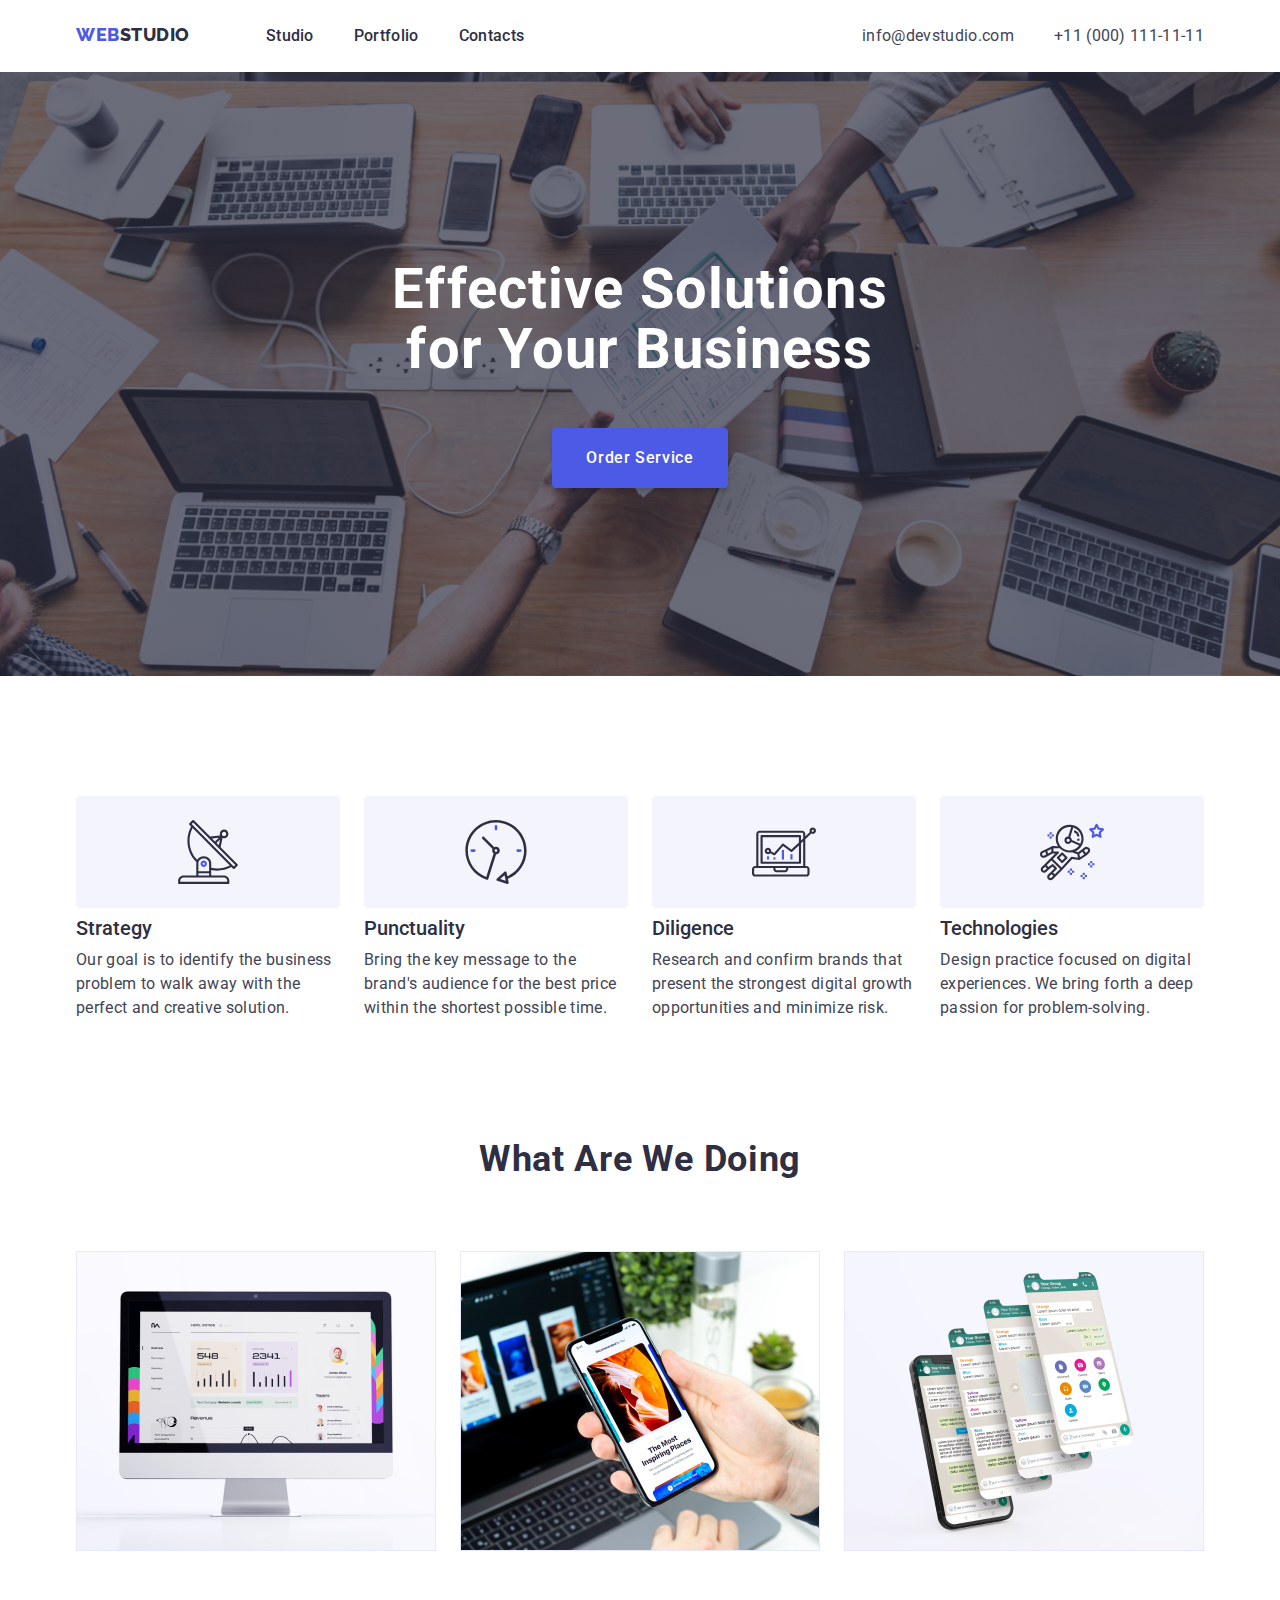
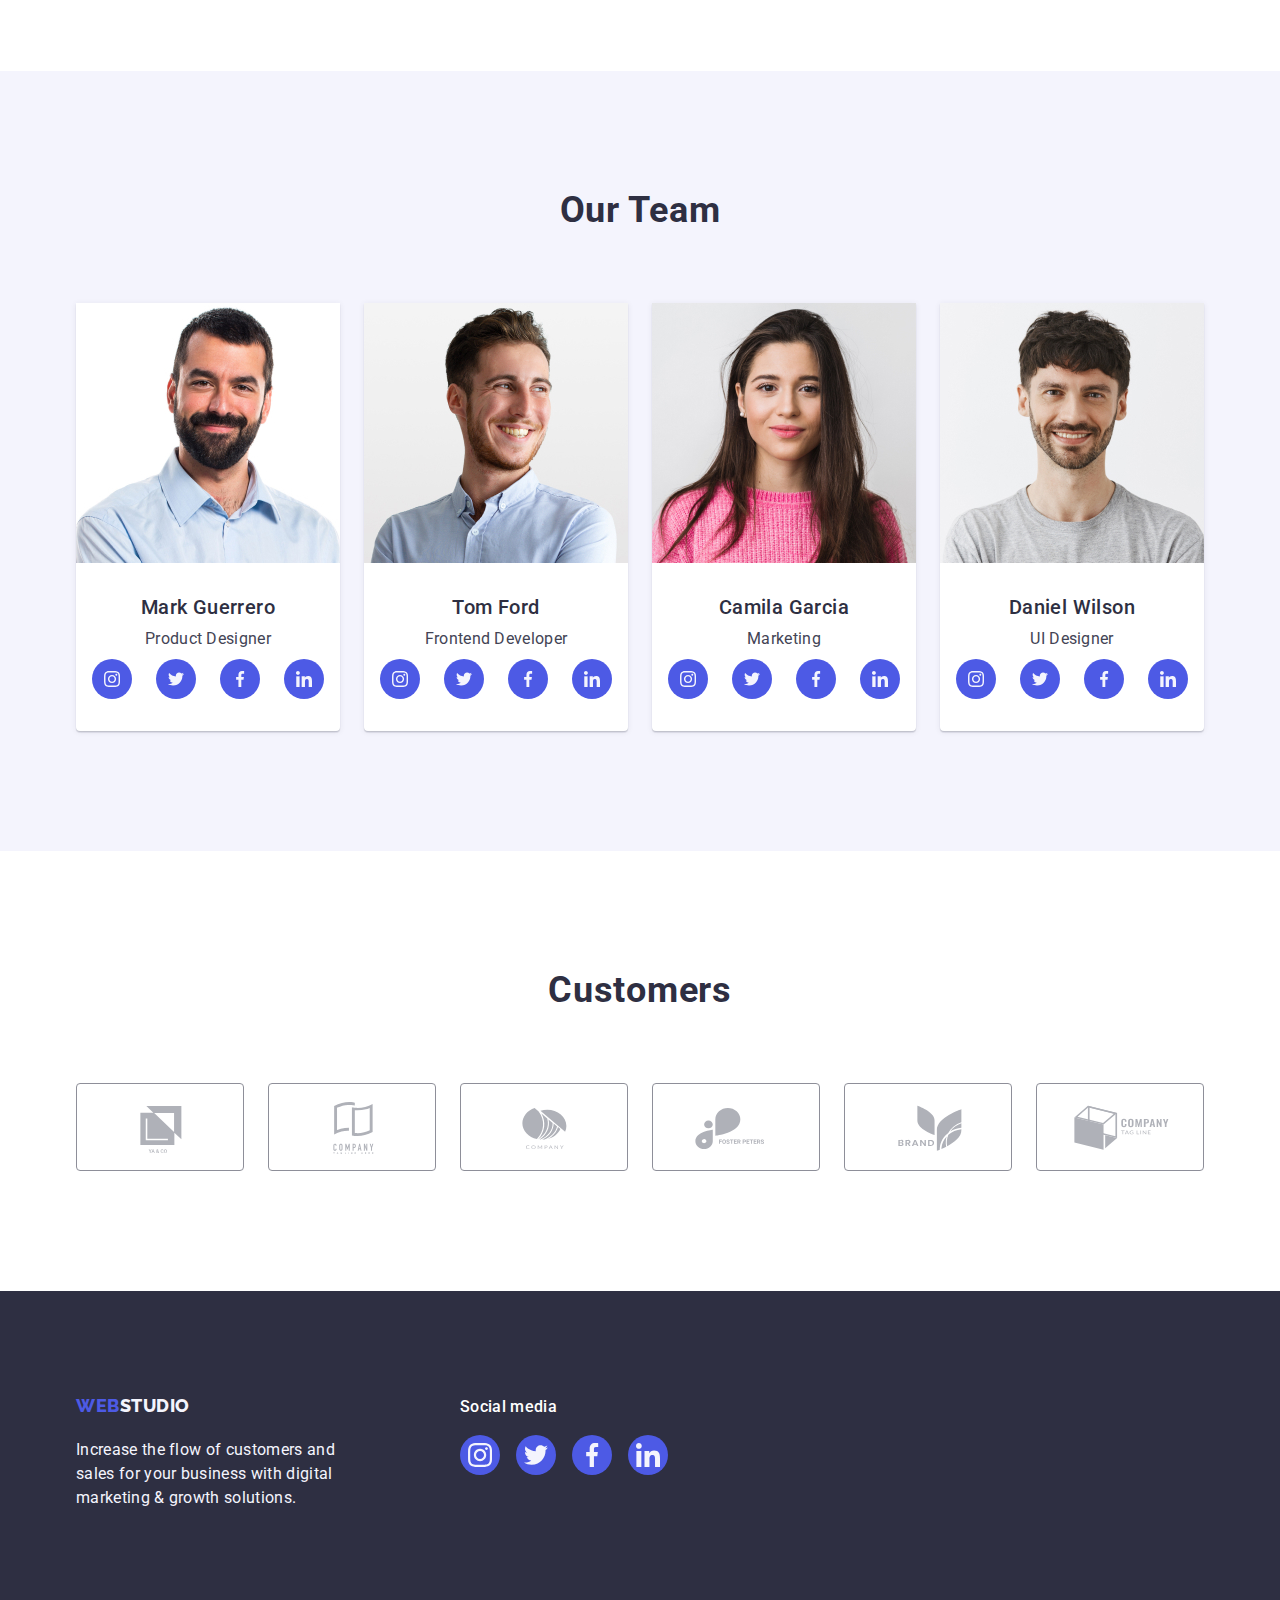
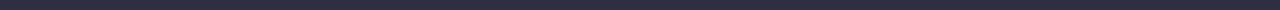
<file: index.html>
<!DOCTYPE html>
<html lang="en">
  <head>
    <meta charset="UTF-8" />
    <meta http-equiv="X-UA-Compatible" content="IE=edge" />
    <meta name="viewport" content="width=device-width, initial-scale=1.0" />
    <title>goit-markup-hw-01</title>

    <link rel="preconnect" href="https://fonts.googleapis.com" />
    <link rel="preconnect" href="https://fonts.gstatic.com" crossorigin />
    <link
      href="https://fonts.googleapis.com/css2?family=Raleway:wght@800&family=Roboto:wght@400;500;700;900&display=swap"
      rel="stylesheet"
    />

    <link
      rel="stylesheet"
      href="https://cdn.jsdelivr.net/npm/modern-normalize@1.1.0/modern-normalize.min.css"
    />

    <link rel="stylesheet" href="./css/styles.css" />
  </head>
  <body>
    <!-- Header -->
    <header class="header">
      <div class="container header-container">
        <nav class="header-nav">
          <a class="header-logo" href="./index.html">
            Web<span class="logo-studio-part-top">Studio</span>
          </a>
          <ul class="header-list">
            <li class="header-list-link">
              <a href="./index.html" class="nav-info">Studio</a>
            </li>
            <li class="header-list-link">
              <a href="./portfolio.html" class="nav-info">Portfolio</a>
            </li>
            <li class="header-list-link">
              <a href="" class="nav-info">Contacts</a>
            </li>
          </ul>
        </nav>
        <address class="header-address">
          <ul class="address-list">
            <li class="address-list-data">
              <a href="mailto:info@devstudio.com" class="contacts"
                >info@devstudio.com</a
              >
            </li>
            <li class="address-list-data">
              <a href="tel:+110001111111" class="contacts"
                >+11 (000) 111-11-11</a
              >
            </li>
          </ul>
        </address>
      </div>
    </header>
    <!-- Main -->
    <main>
      <!-- HERO -->
      <section class="section-hero">
        <div class="container">
          <h1 class="hero-title">Effective Solutions for Your Business</h1>
          <button class="button main-button" type="button">
            Order Service
          </button>
        </div>
      </section>
      <!-- ADVANTAGES -->
      <section class="advantages section">
        <div class="container">
          <h2 class="visually-hidden">Why you have to choose us?</h2>
          <ul class="advantages-list">
            <li class="advantages-list-item">
              <div class="advantages-icon-box">
                <svg class="advantages-icon" width="64" height="64">
                  <use href="./images/icon.svg#icon-antenna"></use>
                </svg>
              </div>
              <h3 class="advantages-list-title">Strategy</h3>
              <p class="advantages-parag">
                Our goal is to identify the business problem to walk away with
                the perfect and creative solution.
              </p>
            </li>
            <li class="advantages-list-item">
              <div class="advantages-icon-box">
                <svg class="advantages-icon" width="64" height="64">
                  <use href="./images/icon.svg#icon-clock"></use>
                </svg>
              </div>

              <h3 class="advantages-list-title">Punctuality</h3>
              <p class="advantages-parag">
                Bring the key message to the brand's audience for the best price
                within the shortest possible time.
              </p>
            </li>
            <li class="advantages-list-item">
              <div class="advantages-icon-box">
                <svg class="advantages-icon" width="64" height="64">
                  <use href="./images/icon.svg#icon-diagram"></use>
                </svg>
              </div>

              <h3 class="advantages-list-title">Diligence</h3>
              <p class="advantages-parag">
                Research and confirm brands that present the strongest digital
                growth opportunities and minimize risk.
              </p>
            </li>
            <li class="advantages-list-item">
              <div class="advantages-icon-box">
                <svg class="advantages-icon" width="64" height="64">
                  <use href="./images/icon.svg#icon-astronaut"></use>
                </svg>
              </div>

              <h3 class="advantages-list-title">Technologies</h3>
              <p class="advantages-parag">
                Design practice focused on digital experiences. We bring forth a
                deep passion for problem-solving.
              </p>
            </li>
          </ul>
        </div>
      </section>

      <!-- POSSIBILITIES -->
      <section class="possibilities">
        <div class="container">
          <h2 class="possibilities-title">What are we doing</h2>
          <ul class="possibilities-list">
            <li class="possibilities-list-item">
              <img src="./images/sec2-1.jpg" alt="Monitor" width="360" />
            </li>
            <li class="possibilities-list-item">
              <img src="./images/sec2-2.jpg" alt="Messenger" width="360" />
            </li>
            <li class="possibilities-list-item">
              <img src="./images/sec2-3.jpg" alt="App" width="360" />
            </li>
          </ul>
        </div>
      </section>

      <!-- OUR TEAM -->
      <section class="team section">
        <div class="container">
          <h2 class="team-title">Our Team</h2>

          <ul class="team-list">
            <li class="team-list-item">
              <img
                class="team-img"
                src="./images/sec3-mark.jpg"
                alt="Mark Guerrero"
                width="264"
              />
              <div class="team-list-image-wrap">
                <h3 class="team-list-title">Mark Guerrero</h3>
                <p class="team-list-par">Product Designer</p>
                <ul class="team-icon-list">
                  <li class="team-icon-list-item">
                    <a class="team-icon-list-link" href="">
                      <svg class="team-icons" width="16" height="16">
                        <use href="./images/icon.svg#icon-instagram"></use>
                      </svg>
                    </a>
                  </li>
                  <li class="team-icon-list-item">
                    <a class="team-icon-list-link" href="">
                      <svg class="team-icons" width="16" height="16">
                        <use href="./images/icon.svg#icon-twitter"></use>
                      </svg>
                    </a>
                  </li>
                  <li class="team-icon-list-item">
                    <a class="team-icon-list-link" href="">
                      <svg class="team-icons" width="16" height="16">
                        <use href="./images/icon.svg#icon-facebook"></use>
                      </svg>
                    </a>
                  </li>
                  <li class="team-icon-list-item">
                    <a class="team-icon-list-link" href="">
                      <svg class="team-icons" width="16" height="16">
                        <use href="./images/icon.svg#icon-linkedin"></use>
                      </svg>
                    </a>
                  </li>
                </ul>
              </div>
            </li>
            <li class="team-list-item">
              <img
                class="team-img"
                src="./images/sec3-tom.jpg"
                alt="Tom Ford"
                width="264"
              />
              <div class="team-list-image-wrap">
                <h3 class="team-list-title">Tom Ford</h3>
                <p class="team-list-par">Frontend Developer</p>
                <ul class="team-icon-list">
                  <li class="team-icon-list-item">
                    <a class="team-icon-list-link" href="">
                      <svg class="team-icons" width="16" height="16">
                        <use href="./images/icon.svg#icon-instagram"></use>
                      </svg>
                    </a>
                  </li>
                  <li class="team-icon-list-item">
                    <a class="team-icon-list-link" href="">
                      <svg class="team-icons" width="16" height="16">
                        <use href="./images/icon.svg#icon-twitter"></use>
                      </svg>
                    </a>
                  </li>
                  <li class="team-icon-list-item">
                    <a class="team-icon-list-link" href="">
                      <svg class="team-icons" width="16" height="16">
                        <use href="./images/icon.svg#icon-facebook"></use>
                      </svg>
                    </a>
                  </li>
                  <li class="team-icon-list-item">
                    <a class="team-icon-list-link" href="">
                      <svg class="team-icons" width="16" height="16">
                        <use href="./images/icon.svg#icon-linkedin"></use>
                      </svg>
                    </a>
                  </li>
                </ul>
              </div>
            </li>
            <li class="team-list-item">
              <img
                class="team-img"
                src="./images/sec3-camila.jpg"
                alt="Camila Garcia"
                width="264"
              />
              <div class="team-list-image-wrap">
                <h3 class="team-list-title">Camila Garcia</h3>
                <p class="team-list-par">Marketing</p>
                <ul class="team-icon-list">
                  <li class="team-icon-list-item">
                    <a class="team-icon-list-link" href="">
                      <svg class="team-icons" width="16" height="16">
                        <use href="./images/icon.svg#icon-instagram"></use>
                      </svg>
                    </a>
                  </li>
                  <li class="team-icon-list-item">
                    <a class="team-icon-list-link" href="">
                      <svg class="team-icons" width="16" height="16">
                        <use href="./images/icon.svg#icon-twitter"></use>
                      </svg>
                    </a>
                  </li>
                  <li class="team-icon-list-item">
                    <a class="team-icon-list-link" href="">
                      <svg class="team-icons" width="16" height="16">
                        <use href="./images/icon.svg#icon-facebook"></use>
                      </svg>
                    </a>
                  </li>
                  <li class="team-icon-list-item">
                    <a class="team-icon-list-link" href="">
                      <svg class="team-icons" width="16" height="16">
                        <use href="./images/icon.svg#icon-linkedin"></use>
                      </svg>
                    </a>
                  </li>
                </ul>
              </div>
            </li>
            <li class="team-list-item">
              <img
                class="team-img"
                src="./images/sec3-daniel.jpg"
                alt="Daniel Wilson"
                width="264"
              />
              <div class="team-list-image-wrap">
                <h3 class="team-list-title">Daniel Wilson</h3>
                <p class="team-list-par">UI Designer</p>
                <ul class="team-icon-list">
                  <li class="team-icon-list-item">
                    <a class="team-icon-list-link" href="">
                      <svg class="team-icons" width="16" height="16">
                        <use href="./images/icon.svg#icon-instagram"></use>
                      </svg>
                    </a>
                  </li>
                  <li class="team-icon-list-item">
                    <a class="team-icon-list-link" href="">
                      <svg class="team-icons" width="16" height="16">
                        <use href="./images/icon.svg#icon-twitter"></use>
                      </svg>
                    </a>
                  </li>
                  <li class="team-icon-list-item">
                    <a class="team-icon-list-link" href="">
                      <svg class="team-icons" width="16" height="16">
                        <use href="./images/icon.svg#icon-facebook"></use>
                      </svg>
                    </a>
                  </li>
                  <li class="team-icon-list-item">
                    <a class="team-icon-list-link" href="">
                      <svg class="team-icons" width="16" height="16">
                        <use href="./images/icon.svg#icon-linkedin"></use>
                      </svg>
                    </a>
                  </li>
                </ul>
              </div>
            </li>
          </ul>
        </div>
      </section>

      <!-- CUSTONERS -->

      <section class="customers section">
        <div class="container">
          <h2 class="customers-title">Customers</h2>
          <ul class="customers-list">
            <li class="customers-list-item">
              <a class="customers-list-link" href="">
                <svg class="customers-icons" width="104" height="56">
                  <use href="./images/icon.svg#icon-company"></use>
                </svg>
              </a>
            </li>
            <li class="customers-list-item">
              <a class="customers-list-link" href="">
                <svg class="customers-icons" width="104" height="56">
                  <use href="./images/icon.svg#icon-company-1"></use>
                </svg>
              </a>
            </li>
            <li class="customers-list-item">
              <a class="customers-list-link" href="">
                <svg class="customers-icons" width="104" height="56">
                  <use href="./images/icon.svg#icon-company-2"></use>
                </svg>
              </a>
            </li>
            <li class="customers-list-item">
              <a class="customers-list-link" href="">
                <svg class="customers-icons" width="104" height="56">
                  <use href="./images/icon.svg#icon-company-3"></use>
                </svg>
              </a>
            </li>
            <li class="customers-list-item">
              <a class="customers-list-link" href="">
                <svg class="customers-icons" width="104" height="56">
                  <use href="./images/icon.svg#icon-company-4"></use>
                </svg>
              </a>
            </li>
            <li class="customers-list-item">
              <a class="customers-list-link" href="">
                <svg class="customers-icons" width="104" height="56">
                  <use href="./images/icon.svg#icon-company-5"></use>
                </svg>
              </a>
            </li>
          </ul>
        </div>
      </section>
    </main>
    <!-- FOOTER -->
    <footer class="footer">
      <div class="container footer-container">
        <div class="footer-logo-side">
          <a class="footer-logo" href="./index.html">
            Web<span class="logo-studio-part-bot">Studio</span>
          </a>
          <p class="footer-par">
            Increase the flow of customers and sales for your business with
            digital marketing & growth solutions.
          </p>
        </div>

        <div class="footer-social-side">
          <p class="footer-social-title">Social media</p>
          <ul class="footer-icon-list">
            <li class="footer-icon-list-item">
              <a class="footer-icon-list-link" href="">
                <svg class="footer-icons" width="24" height="24">
                  <use href="./images/icon.svg#icon-instagram"></use>
                </svg>
              </a>
            </li>
            <li class="footer-icon-list-item">
              <a class="footer-icon-list-link" href="">
                <svg class="footer-icons" width="24" height="24">
                  <use href="./images/icon.svg#icon-twitter"></use>
                </svg>
              </a>
            </li>
            <li class="footer-icon-list-item">
              <a class="footer-icon-list-link" href="">
                <svg class="footer-icons" width="24" height="24">
                  <use href="./images/icon.svg#icon-facebook"></use>
                </svg>
              </a>
            </li>
            <li class="footer-icon-list-item">
              <a class="footer-icon-list-link" href="">
                <svg class="footer-icons" width="24" height="24">
                  <use href="./images/icon.svg#icon-linkedin"></use>
                </svg>
              </a>
            </li>
          </ul>
        </div>
      </div>
    </footer>
  </body>
</html>
</file>
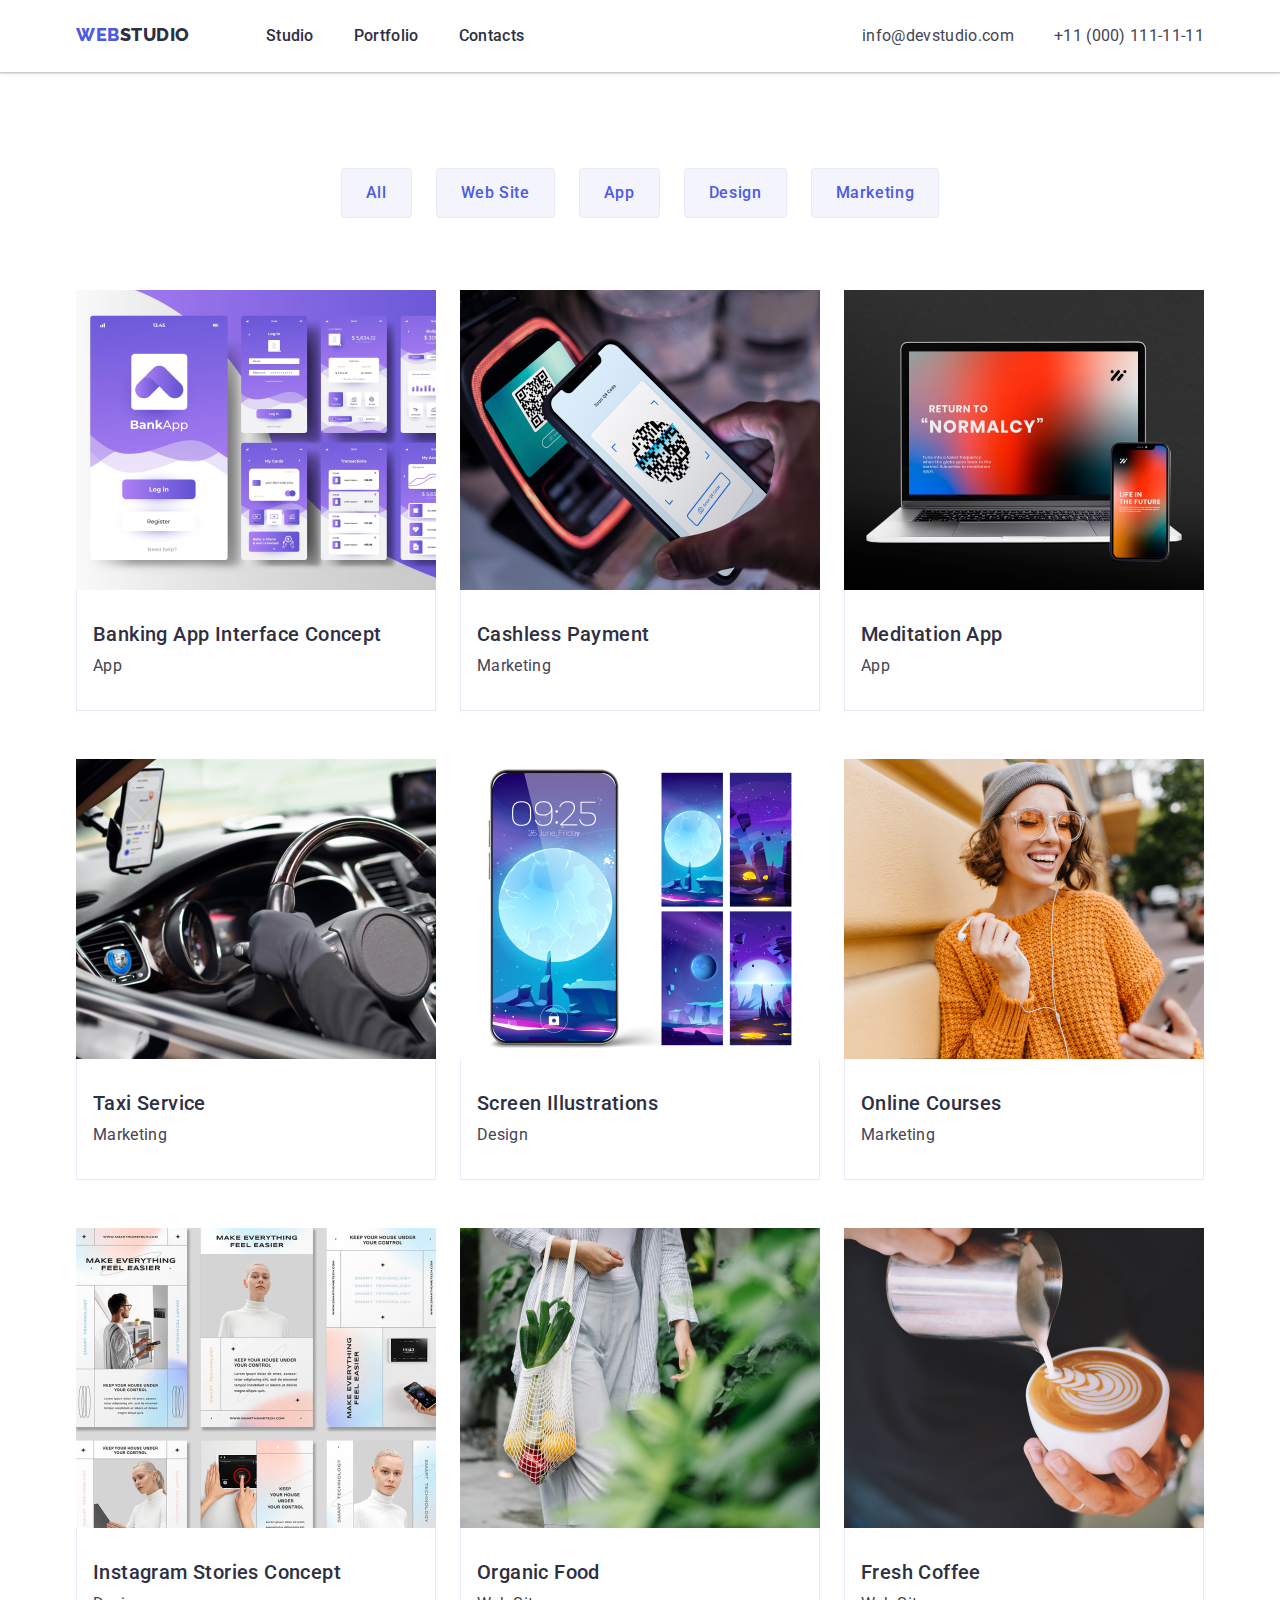
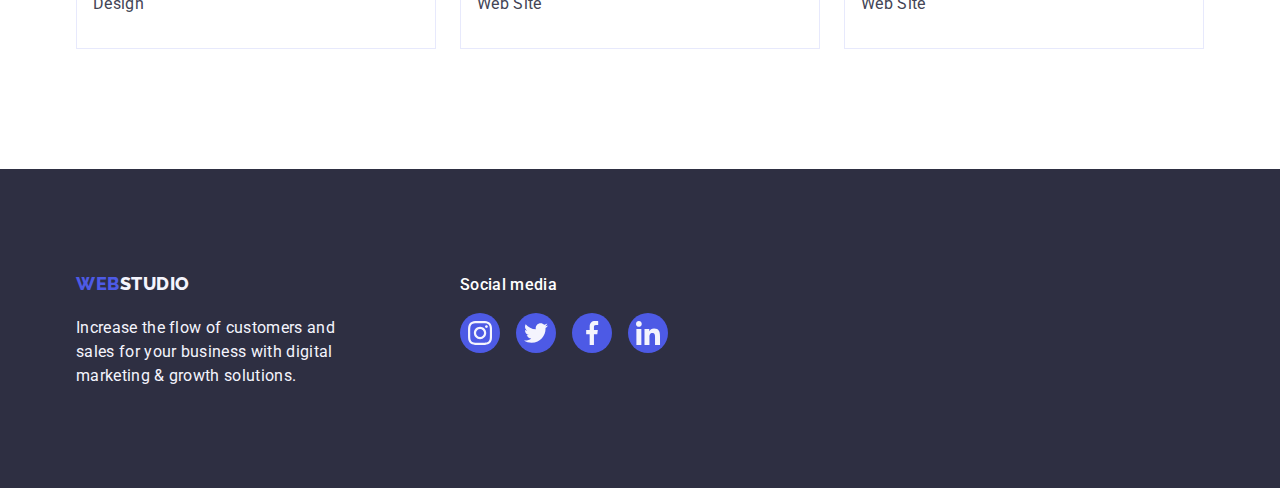
<file: portfolio.html>
<!DOCTYPE html>
<html lang="en">
  <head>
    <meta charset="UTF-8" />
    <meta http-equiv="X-UA-Compatible" content="IE=edge" />
    <meta name="viewport" content="width=device-width, initial-scale=1.0" />
    <title>Document</title>

    <link rel="preconnect" href="https://fonts.googleapis.com" />
    <link rel="preconnect" href="https://fonts.gstatic.com" crossorigin />
    <link
      href="https://fonts.googleapis.com/css2?family=Raleway:wght@800&family=Roboto:wght@400;500;700;900&display=swap"
      rel="stylesheet"
    />
    <link
      rel="stylesheet"
      href="https://cdn.jsdelivr.net/npm/modern-normalize@1.1.0/modern-normalize.min.css"
    />
    <link rel="stylesheet" href="./css/styles.css" />
  </head>
  <body>
    <!-- HEADER -->
    <header class="header">
      <div class="container header-container">
        <nav class="header-nav">
          <a class="header-logo" href="./index.html">
            Web<span class="logo-studio-part-top">Studio</span>
          </a>
          <ul class="header-list">
            <li class="header-list-link">
              <a href="./index.html" class="nav-info">Studio</a>
            </li>
            <li class="header-list-link">
              <a href="./portfolio.html" class="nav-info">Portfolio</a>
            </li>
            <li class="header-list-link">
              <a href="" class="nav-info">Contacts</a>
            </li>
          </ul>
        </nav>
        <address class="header-address">
          <ul class="address-list">
            <li class="address-list-data">
              <a href="mailto:info@devstudio.com" class="contacts"
                >info@devstudio.com</a
              >
            </li>
            <li class="address-list-data">
              <a href="tel:+110001111111" class="contacts"
                >+11 (000) 111-11-11</a
              >
            </li>
          </ul>
        </address>
      </div>
    </header>
    <!-- MAIN -->
    <main>
      <!-- PORTFOLIO SECTION -->
      <section class="portfolio-section">
        <div class="container">
          <h1 class="visually-hidden">Portfolio</h1>
          <!-- MENU BUTTONS -->
          <ul class="button-list">
            <li class="button-list-data">
              <button class="buttons" type="button">All</button>
            </li>
            <li class="button-list-data">
              <button class="buttons" type="button">Web Site</button>
            </li>
            <li class="button-list-data">
              <button class="buttons" type="button">App</button>
            </li>
            <li class="button-list-data">
              <button class="buttons" type="button">Design</button>
            </li>
            <li class="button-list-data">
              <button class="buttons" type="button">Marketing</button>
            </li>
          </ul>

          <!-- IMAGES -->

          <ul class="images-list">
            <li class="images-list-data">
              <a class="images-list-link" href=""
                ><img
                  src="./images/1-port.jpg"
                  alt="Banking App Interface Concept"
                  width="360"
                />
                <div class="images-list-data-wrap">
                  <h2 class="images-list-title">
                    Banking App Interface Concept
                  </h2>
                  <p class="par iamges-list-par">App</p>
                </div>
              </a>
            </li>
            <li class="images-list-data">
              <a class="images-list-link" href=""
                ><img
                  src="./images/2-port.jpg"
                  alt="Cashless Payment"
                  width="360"
                />
                <div class="images-list-data-wrap">
                  <h2 class="images-list-title">Cashless Payment</h2>
                  <p class="par iamges-list-par">Marketing</p>
                </div>
              </a>
            </li>
            <li class="images-list-data">
              <a class="images-list-link" href=""
                ><img
                  src="./images/3-port.jpg"
                  alt="Meditation App"
                  width="360"
                />
                <div class="images-list-data-wrap">
                  <h2 class="images-list-title">Meditation App</h2>
                  <p class="par iamges-list-par">App</p>
                </div>
              </a>
            </li>
            <li class="images-list-data">
              <a class="images-list-link" href=""
                ><img
                  src="./images/4-port.jpg"
                  alt="Taxi Service"
                  width="360"
                />
                <div class="images-list-data-wrap">
                  <h2 class="images-list-title">Taxi Service</h2>
                  <p class="par iamges-list-par">Marketing</p>
                </div>
              </a>
            </li>
            <li class="images-list-data">
              <a class="images-list-link" href=""
                ><img
                  src="./images/5-port.jpg"
                  alt="Screen Illustrations"
                  width="360"
                />
                <div class="images-list-data-wrap">
                  <h2 class="images-list-title">Screen Illustrations</h2>
                  <p class="par iamges-list-par">Design</p>
                </div>
              </a>
            </li>
            <li class="images-list-data">
              <a class="images-list-link" href=""
                ><img
                  src="./images/6-port.jpg"
                  alt="Online Courses"
                  width="360"
                />
                <div class="images-list-data-wrap">
                  <h2 class="images-list-title">Online Courses</h2>
                  <p class="par iamges-list-par">Marketing</p>
                </div>
              </a>
            </li>
            <li class="images-list-data">
              <a class="images-list-link" href=""
                ><img
                  src="./images/7-port.jpg"
                  alt="Instagram Stories Concept"
                  width="360"
                />
                <div class="images-list-data-wrap">
                  <h2 class="images-list-title">Instagram Stories Concept</h2>
                  <p class="par iamges-list-par">Design</p>
                </div>
              </a>
            </li>
            <li class="images-list-data">
              <a class="images-list-link" href=""
                ><img
                  src="./images/8-port.jpg"
                  alt="Organic Food"
                  width="360"
                />
                <div class="images-list-data-wrap">
                  <h2 class="images-list-title">Organic Food</h2>
                  <p class="par iamges-list-par">Web Site</p>
                </div>
              </a>
            </li>
            <li class="images-list-data">
              <a class="images-list-link" href=""
                ><img
                  src="./images/9-port.jpg"
                  alt="Fresh Coffee"
                  width="360"
                />
                <div class="images-list-data-wrap">
                  <h2 class="images-list-title">Fresh Coffee</h2>
                  <p class="par iamges-list-par">Web Site</p>
                </div>
              </a>
            </li>
          </ul>
        </div>
      </section>
    </main>
    <!-- FOOTER -->
    <footer class="footer">
      <div class="container footer-container">
        <div class="footer-logo-side">
          <a class="footer-logo" href="./index.html">
            Web<span class="logo-studio-part-bot">Studio</span>
          </a>
          <p class="footer-par">
            Increase the flow of customers and sales for your business with
            digital marketing & growth solutions.
          </p>
        </div>

        <div class="footer-social-side">
          <p class="footer-social-title">Social media</p>
          <ul class="footer-icon-list">
            <li class="footer-icon-list-item">
              <a class="footer-icon-list-link" href="">
                <svg class="footer-icons" width="24" height="24">
                  <use href="./images/icon.svg#icon-instagram"></use>
                </svg>
              </a>
            </li>
            <li class="footer-icon-list-item">
              <a class="footer-icon-list-link" href="">
                <svg class="footer-icons" width="24" height="24">
                  <use href="./images/icon.svg#icon-twitter"></use>
                </svg>
              </a>
            </li>
            <li class="footer-icon-list-item">
              <a class="footer-icon-list-link" href="">
                <svg class="footer-icons" width="24" height="24">
                  <use href="./images/icon.svg#icon-facebook"></use>
                </svg>
              </a>
            </li>
            <li class="footer-icon-list-item">
              <a class="footer-icon-list-link" href="">
                <svg class="footer-icons" width="24" height="24">
                  <use href="./images/icon.svg#icon-linkedin"></use>
                </svg>
              </a>
            </li>
          </ul>
        </div>
      </div>
    </footer>
  </body>
</html>
</file>
<file: css/styles.css>
/* GLOBAL */
:root {
  --primary-color: #2e2f42;
  --par-color: #434455;
  --accent-color: #4d5ae5;
  --hover-color: #404bbf;
  --body-color: #ffffff;
  --light-color: #f4f4fd;
}

body {
  font-family: "Roboto", sans-serif;
  color: var(--primary-color);
  background-color: var(--body-color);
}

h1,
h2,
h3,
p {
  margin-top: 0;
  margin-bottom: 0;
}

ul {
  margin-top: 0;
  margin-bottom: 0;
  padding-left: 0;
}

img {
  display: block;
}

.visually-hidden {
  position: absolute;
  white-space: nowrap;
  width: 1px;
  height: 1px;
  overflow: hidden;
  border: 0;
  padding: 0;
  clip: rect(0 0 0 0);
  clip-path: inset(50%);
  margin: -1px;
}

.container {
  width: 1158px;
  margin-left: auto;
  margin-right: auto;
  padding-left: 15px;
  padding-right: 15px;
}

.section {
  padding-top: 120px;
  padding-bottom: 120px;
}

/* HEADER */
.header {
  box-shadow: 0px 2px 1px rgba(46, 47, 66, 0.08),
    0px 1px 1px rgba(46, 47, 66, 0.16), 0px 1px 6px rgba(46, 47, 66, 0.08);
  padding-top: 24px;
  padding-bottom: 24px;
}

.header-container {
  display: flex;
  align-items: center;
}

.header-nav {
  display: flex;
  text-decoration: none;
}

.header-logo {
  font-family: "Raleway", sans-serif;
  font-style: normal;
  font-weight: 800;
  font-size: 18px;
  line-height: 1.17;
  letter-spacing: 0.03em;
  text-transform: uppercase;
  text-decoration: none;
  color: var(--accent-color);
  margin-right: 76px;
}

.logo-studio-part-top {
  color: var(--primary-color);
}
.header-list {
  display: flex;
  list-style: none;
}

.header-list-link:not(:last-child) {
  margin-right: 40px;
}

.header-address {
  margin-left: auto;
}

.address-list {
  display: flex;

  list-style: none;
}

.address-list-data:not(:last-child) {
  margin-right: 40px;
}

.nav-info {
  font-weight: 500;
  font-size: 16px;
  line-height: 1.5;
  letter-spacing: 0.02em;
  color: var(--primary-color);
  text-decoration: none;
}

.nav-info:hover,
.nav-info:focus {
  color: var(--hover-color);
}

.contacts {
  font-style: normal;
  font-size: 16px;
  line-height: 1.5;
  letter-spacing: 0.02em;
  color: var(--par-color);
  text-decoration: none;
}

.contacts:hover,
.contacts:focus {
  color: var(--hover-color);
}

/* MAIN */

/* HERO */

.section-hero {
  background-color: var(--par-color);
  padding-top: 188px;
  padding-bottom: 188px;
  text-align: center;
  background-image: linear-gradient(
      rgba(46, 47, 66, 0.7),
      rgba(46, 47, 66, 0.7)
    ),
    url(../images/hero-background.jpg);
  background-repeat: no-repeat;
  background-position: center;
  background-size: cover;
  max-width: 1440px;
  margin-left: auto;
  margin-right: auto;
}

.hero-title {
  font-style: normal;
  font-weight: 700;
  font-size: 56px;
  line-height: 1.07;
  letter-spacing: 0.02em;
  color: var(--body-color);
  width: 496px;

  margin-left: auto;
  margin-right: auto;
}

.main-button {
  font-family: inherit;
  font-style: normal;
  font-weight: 500;
  font-size: 16px;
  line-height: 1.5;
  letter-spacing: 0.04em;
  color: var(--body-color);
  cursor: pointer;
  background-color: var(--accent-color);
  border-radius: 4px;
  box-shadow: 0px 4px 4px rgba(0, 0, 0, 0.15);
  border-color: transparent;
  padding: 16px 32px 16px 32px;
  margin-top: 48px;
}

.main-button:hover {
  background-color: var(--hover-color);
}

/* ADVANTAGES */

.advantages-list {
  display: flex;
  gap: 24px;
  list-style: none;
}

.advantages-list-item {
  width: calc((100% - 72px) / 3);
}

.advantages-icon-box {
  height: 112px;
  margin-bottom: 8px;
  display: flex;
  justify-content: center;
  align-items: center;
  background-color: var(--light-color);
  border-radius: 4px;
}

.advantages-list-title {
  font-weight: 500;
  font-size: 20px;
  line-height: 1.2;
  color: var(--primary-color);
  margin-bottom: 8px;
}

.advantages-parag {
  font-size: 16px;
  line-height: 1.5;
  letter-spacing: 0.02em;
  color: var(--par-color);
}

/* POSSIBILITIES */

.possibilities {
  padding-bottom: 120px;
}

.possibilities-title {
  font-weight: 700;
  font-size: 36px;
  line-height: 1.1;
  text-align: center;
  letter-spacing: 0.02em;
  text-transform: capitalize;
  color: var(--primary-color);
}

.possibilities-list {
  margin-top: 72px;
  display: flex;
  justify-content: space-between;
  list-style: none;
}

/* OUR TEAM */

.team {
  background-color: var(--light-color);
}

.team-title {
  font-weight: 700;
  font-size: 36px;
  line-height: 1.11;
  text-align: center;
  letter-spacing: 0.02em;
  text-transform: capitalize;
  color: var(--primary-color);
}

.team-list {
  display: flex;
  column-gap: 24px;
  list-style: none;
  margin-top: 72px;
}

.team-list-item {
  background-color: var(--body-color);
  text-align: center;
  box-shadow: 0px 1px 6px rgba(46, 47, 66, 0.08),
    0px 1px 1px rgba(46, 47, 66, 0.16), 0px 2px 1px rgba(46, 47, 66, 0.08);
  border-radius: 0px 0px 4px 4px;
}

.team-list-image-wrap {
  padding-top: 32px;
  padding-bottom: 32px;
}

.team-list-title {
  font-weight: 500;
  font-size: 20px;
  line-height: 1.2;
  letter-spacing: 0.02em;
  color: var(--primary-color);
  list-style: none;
  margin-bottom: 8px;
}

.team-list-par {
  font-size: 16px;
  line-height: 1.5;
  letter-spacing: 0.02em;
  color: var(--par-color);
}

.team-icon-list {
  display: flex;
  list-style: none;
  justify-content: center;
  align-items: center;
  gap: 24px;
  margin-top: 8px;
}

.team-icon-list-link {
  display: flex;
  justify-content: center;
  align-items: center;
  width: 40px;
  height: 40px;
  border-radius: 50%;
  background-color: var(--accent-color);
}

.team-icon-list-link:hover,
.team-icon-list-link:focus {
  background-color: var(--hover-color);
}

.team-icons {
  fill: var(--light-color);
}

/* CUSTOMERS */

.customers-title {
  font-weight: 700;
  font-size: 36px;
  line-height: 1.1;
  text-align: center;
  letter-spacing: 0.02em;
  text-transform: capitalize;
  color: var(--primary-color);
  margin-bottom: 72px;
}

.customers-list {
  display: flex;
  list-style: none;
  justify-content: center;
  align-items: center;
  gap: 24px;
}

.customers-list-link {
  width: 168px;
  height: 88px;
  border: 1px solid #8e8f99;
  border-radius: 4px;
  display: flex;
  justify-content: center;
  align-items: center;
  color: #afb1b8;
}

.customers-list-link:hover,
.customers-list-link:focus {
  border-color: var(--hover-color);
  color: var(--hover-color);
}

.customers-icons {
  fill: currentColor;
}
.customers-list-link:hover .customers-icons,
.customers-list-link:focus .customers-icons {
  fill: var(--hover-color);
}
/* FOOTER */

.footer-container {
  display: flex;
  align-items: baseline;
  gap: 120px;
}

.footer {
  background-color: var(--primary-color);
  padding: 100px 0 100px 0;
}

.footer-logo {
  font-family: "Raleway", sans-serif;
  font-style: normal;
  font-weight: 800;
  font-size: 18px;
  line-height: 1.7;
  letter-spacing: 0.03em;
  text-transform: uppercase;
  text-decoration: none;
  color: var(--accent-color);
}

.logo-studio-part-bot {
  color: var(--light-color);
}

.footer-par {
  font-size: 16px;
  line-height: 1.5;
  letter-spacing: 0.02em;
  color: var(--light-color);
  box-sizing: content-box;
  max-width: 264px;
  margin-top: 16px;
}

.footer-social-title {
  color: var(--body-color);
  font-weight: 500;
  font-size: 16px;
  line-height: 24px;
  letter-spacing: 0.02em;
  margin-bottom: 16px;
}

.footer-icon-list {
  display: flex;
  list-style: none;
  justify-content: center;
  align-items: center;
  gap: 16px;
  margin-top: 8px;
}

.footer-icon-list-link {
  display: flex;
  justify-content: center;
  align-items: center;
  width: 40px;
  height: 40px;
  border-radius: 50%;
  background-color: var(--accent-color);
}

.footer-icon-list-link:hover,
.footer-icon-list-link:focus {
  background-color: #31d0aa;
}

.footer-icons {
  fill: var(--light-color);
}

/* PORTFOLIO */

.portfolio-section {
  padding-top: 96px;
  padding-bottom: 120px;
}

/* MENU BUTTONS */

.button-list {
  display: flex;
  flex-direction: row;
  justify-content: center;
  align-content: center;
  list-style: none;
}

.button-list-data:not(:last-child) {
  margin-right: 24px;
}

.buttons {
  font-family: inherit;
  font-style: normal;
  font-weight: 500;
  font-size: 16px;
  line-height: 1.5;
  letter-spacing: 0.04em;
  background-color: var(--light-color);
  color: var(--accent-color);
  cursor: pointer;
  padding: 12px 24px 12px 24px;
  border: 1px solid #e7e9fc;
  border-radius: 4px;
}

.buttons:hover,
.buttons:focus {
  background-color: var(--hover-color);
  color: var(--body-color);
  box-shadow: 0px 3px 1px rgba(0, 0, 0, 0.1), 0px 2px 1px rgba(0, 0, 0, 0.08),
    0px 2px 2px rgba(0, 0, 0, 0.12);
  border-color: transparent;
}

/* IMAGES */

.images-list {
  margin-top: 72px;
  display: flex;
  flex-wrap: wrap;
  row-gap: 48px;
  column-gap: 24px;
  list-style: none;
}

.images-list-data-wrap {
  border: 1px solid #e7e9fc;
  border-top: none;
  padding: 32px 0 32px 16px;
}

.images-list-link {
  display: block;
  text-decoration: none;
}

.images-list-link:hover,
.images-list-link:focus {
  box-shadow: 0px 1px 6px rgba(46, 47, 66, 0.08),
    0px 1px 1px rgba(46, 47, 66, 0.16), 0px 2px 1px rgba(46, 47, 66, 0.08);
}

.images-list-title {
  font-weight: 500;
  font-size: 20px;
  line-height: 1.2;
  letter-spacing: 0.02em;
  color: var(--primary-color);
  margin-bottom: 8px;
}

.iamges-list-link {
  text-decoration: none;
}
.par.iamges-list-par {
  font-size: 16px;
  line-height: 1.5;
  letter-spacing: 0.02em;
  color: var(--par-color);
}
</file>
